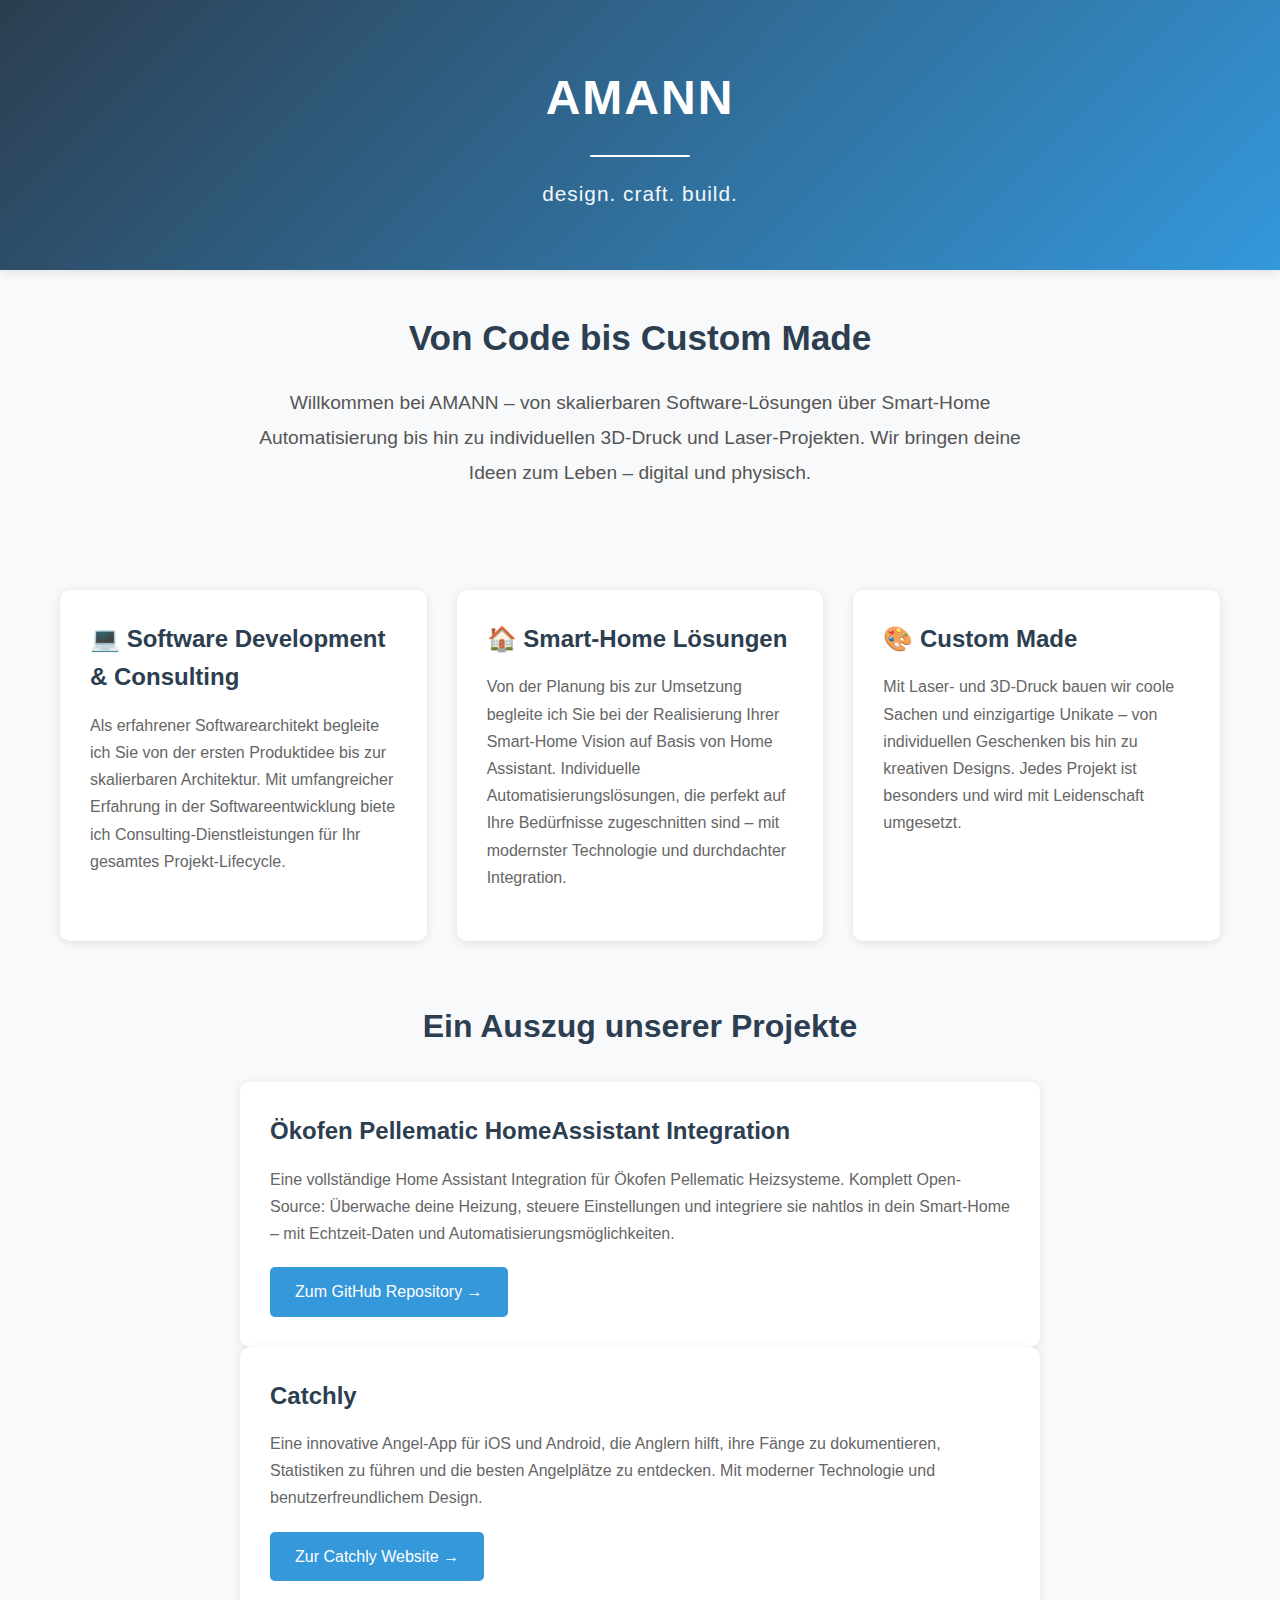
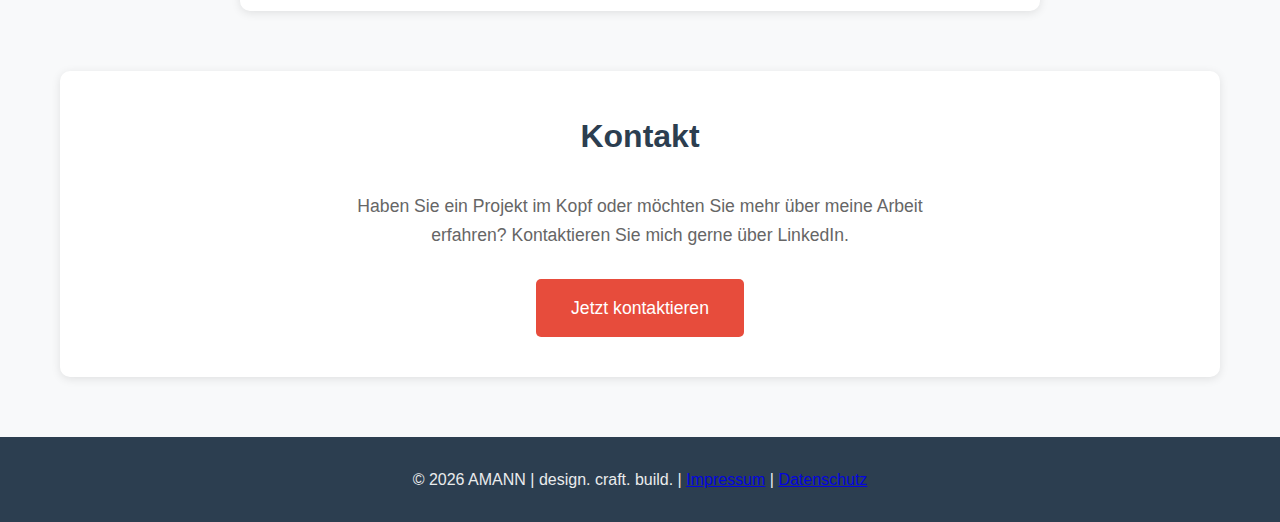
<file: docs/index.html>
<!DOCTYPE html>
<html lang="de">
<head>
    <meta charset="UTF-8">
    <meta name="viewport" content="width=device-width, initial-scale=1.0">
    <title>AMANN | design. craft. build.</title>
    <link rel="icon" type="image/svg+xml" href="favicon.svg">
    <link rel="stylesheet" href="styles.css">
</head>
<body>
    <header>
        <div class="container">
            <h1>AMANN</h1>
            <p class="tagline">design. craft. build.</p>
        </div>
    </header>

    <main class="container">
        <section class="hero">
            <h2>Von Code bis Custom Made</h2>
            <p class="intro">
                Willkommen bei AMANN – von skalierbaren Software-Lösungen über Smart-Home 
                Automatisierung bis hin zu individuellen 3D-Druck und Laser-Projekten. 
                Wir bringen deine Ideen zum Leben – digital und physisch.
            </p>
        </section>

        <section class="services">
            <div class="service-card">
                <h3>💻 Software Development & Consulting</h3>
                <p>
                    Als erfahrener Softwarearchitekt begleite ich Sie von der ersten Produktidee 
                    bis zur skalierbaren Architektur. Mit umfangreicher Erfahrung in der 
                    Softwareentwicklung biete ich Consulting-Dienstleistungen für Ihr gesamtes 
                    Projekt-Lifecycle.
                </p>
            </div>

            <div class="service-card">
                <h3>🏠 Smart-Home Lösungen</h3>
                <p>
                    Von der Planung bis zur Umsetzung begleite ich Sie bei der Realisierung 
                    Ihrer Smart-Home Vision auf Basis von Home Assistant. Individuelle 
                    Automatisierungslösungen, die perfekt auf Ihre Bedürfnisse zugeschnitten sind – 
                    mit modernster Technologie und durchdachter Integration.
                </p>
            </div>

            <div class="service-card">
                <h3>🎨 Custom Made</h3>
                <p>
                    Mit Laser- und 3D-Druck bauen wir coole Sachen und einzigartige Unikate – 
                    von individuellen Geschenken bis hin zu kreativen Designs. Jedes Projekt 
                    ist besonders und wird mit Leidenschaft umgesetzt.
                </p>
            </div>
        </section>

        <section class="projects">
            <h2>Ein Auszug unserer Projekte</h2>
            <div class="project-card">
                <h3>Ökofen Pellematic HomeAssistant Integration</h3>
                <p>
                    Eine vollständige Home Assistant Integration für Ökofen Pellematic 
                    Heizsysteme. Komplett Open-Source: Überwache deine Heizung, steuere 
                    Einstellungen und integriere sie nahtlos in dein Smart-Home – mit Echtzeit-Daten 
                    und Automatisierungsmöglichkeiten.
                </p>
                <a href="https://github.com/dominikamann/oekofen-pellematic-compact" target="_blank" class="btn">
                    Zum GitHub Repository →
                </a>
            </div>
            <div class="project-card">
                <h3>Catchly</h3>
                <p>
                    Eine innovative Angel-App für iOS und Android, die Anglern hilft, ihre Fänge 
                    zu dokumentieren, Statistiken zu führen und die besten Angelplätze zu entdecken. 
                    Mit moderner Technologie und benutzerfreundlichem Design.
                </p>
                <a href="https://catchly.eu" target="_blank" class="btn">
                    Zur Catchly Website →
                </a>
            </div>
        </section>

        <section class="contact">
            <h2>Kontakt</h2>
            <p>
                Haben Sie ein Projekt im Kopf oder möchten Sie mehr über meine Arbeit erfahren? 
                Kontaktieren Sie mich gerne über LinkedIn.
            </p>
            <a href="https://www.linkedin.com/in/dominikamann" target="_blank" class="btn btn-primary">
                Jetzt kontaktieren
            </a>
        </section>
    </main>

    <footer>
        <div class="container">
            <p>&copy; <span id="year"></span> AMANN | design. craft. build. | <a href="impressum.html">Impressum</a> | <a href="datenschutz.html">Datenschutz</a></p>
        </div>
    </footer>

    <script>
        document.getElementById('year').textContent = new Date().getFullYear();
    </script>
</body>
</html>
</file>
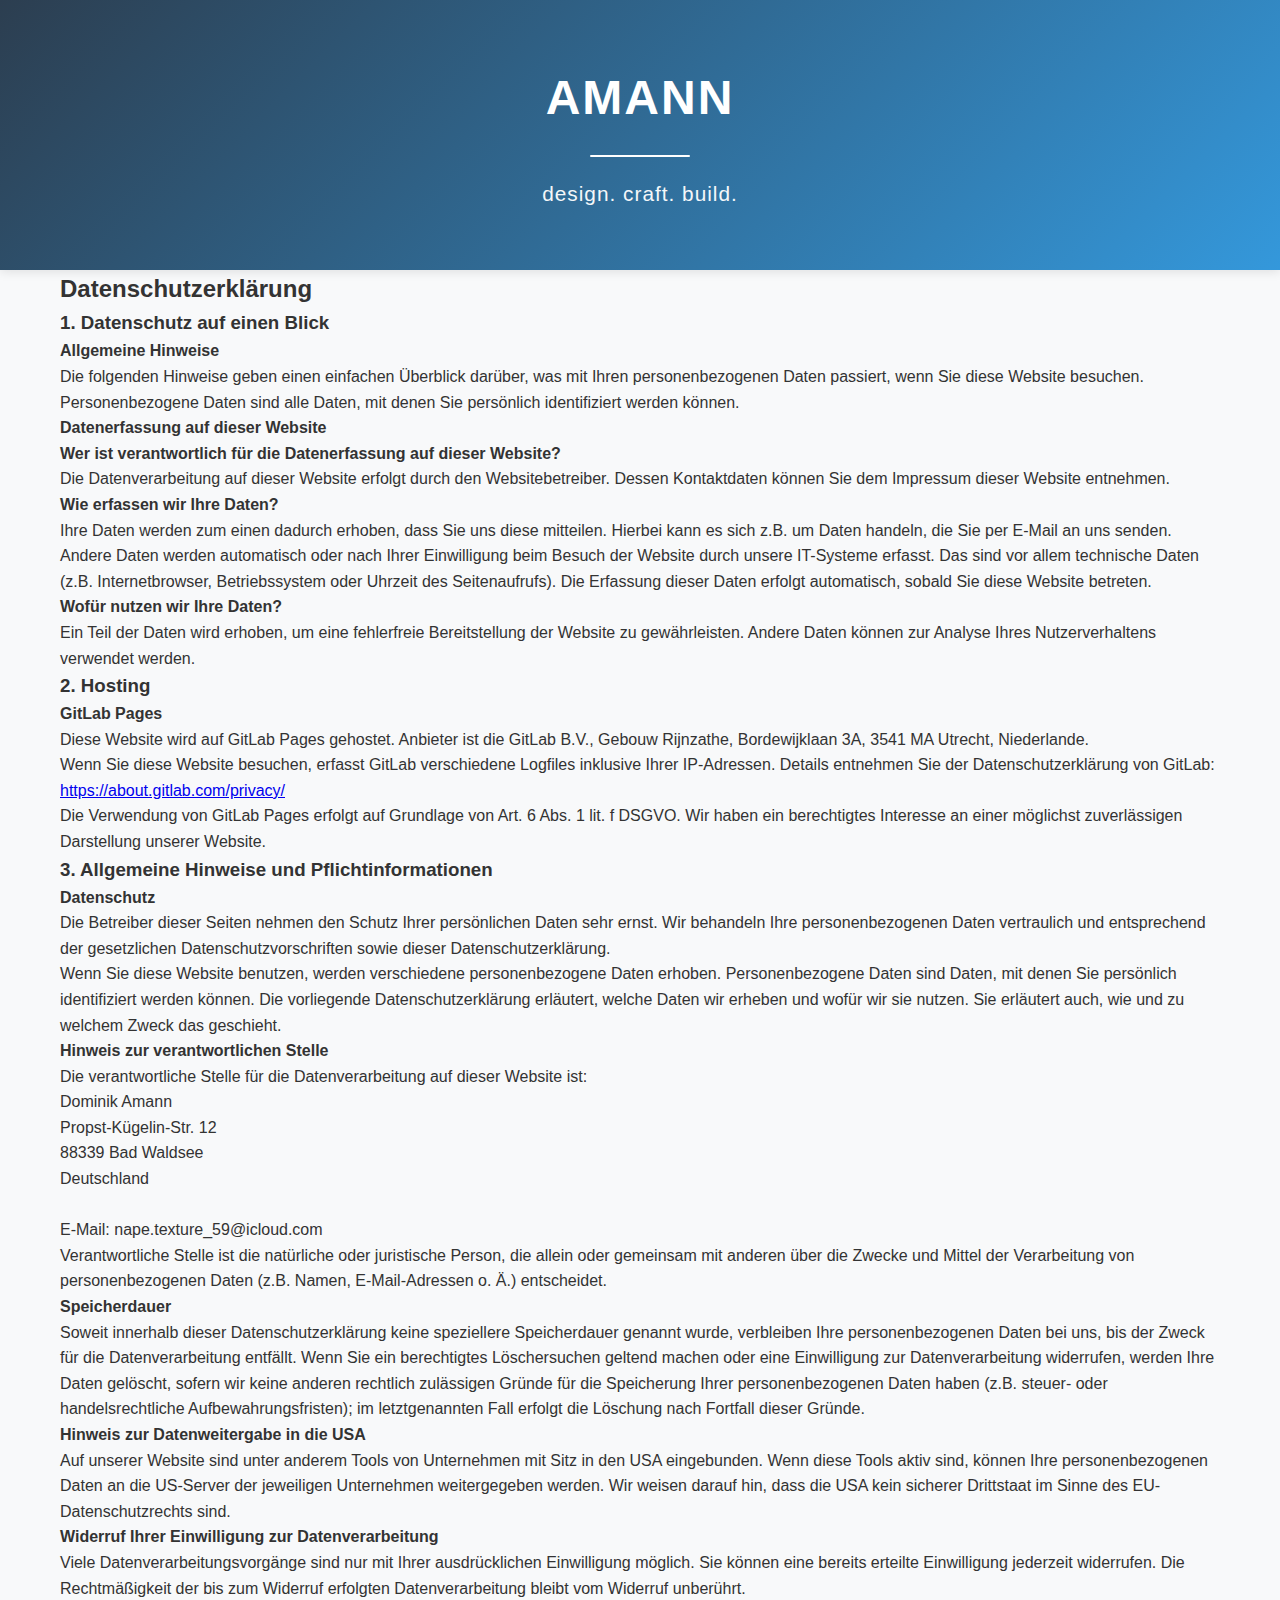
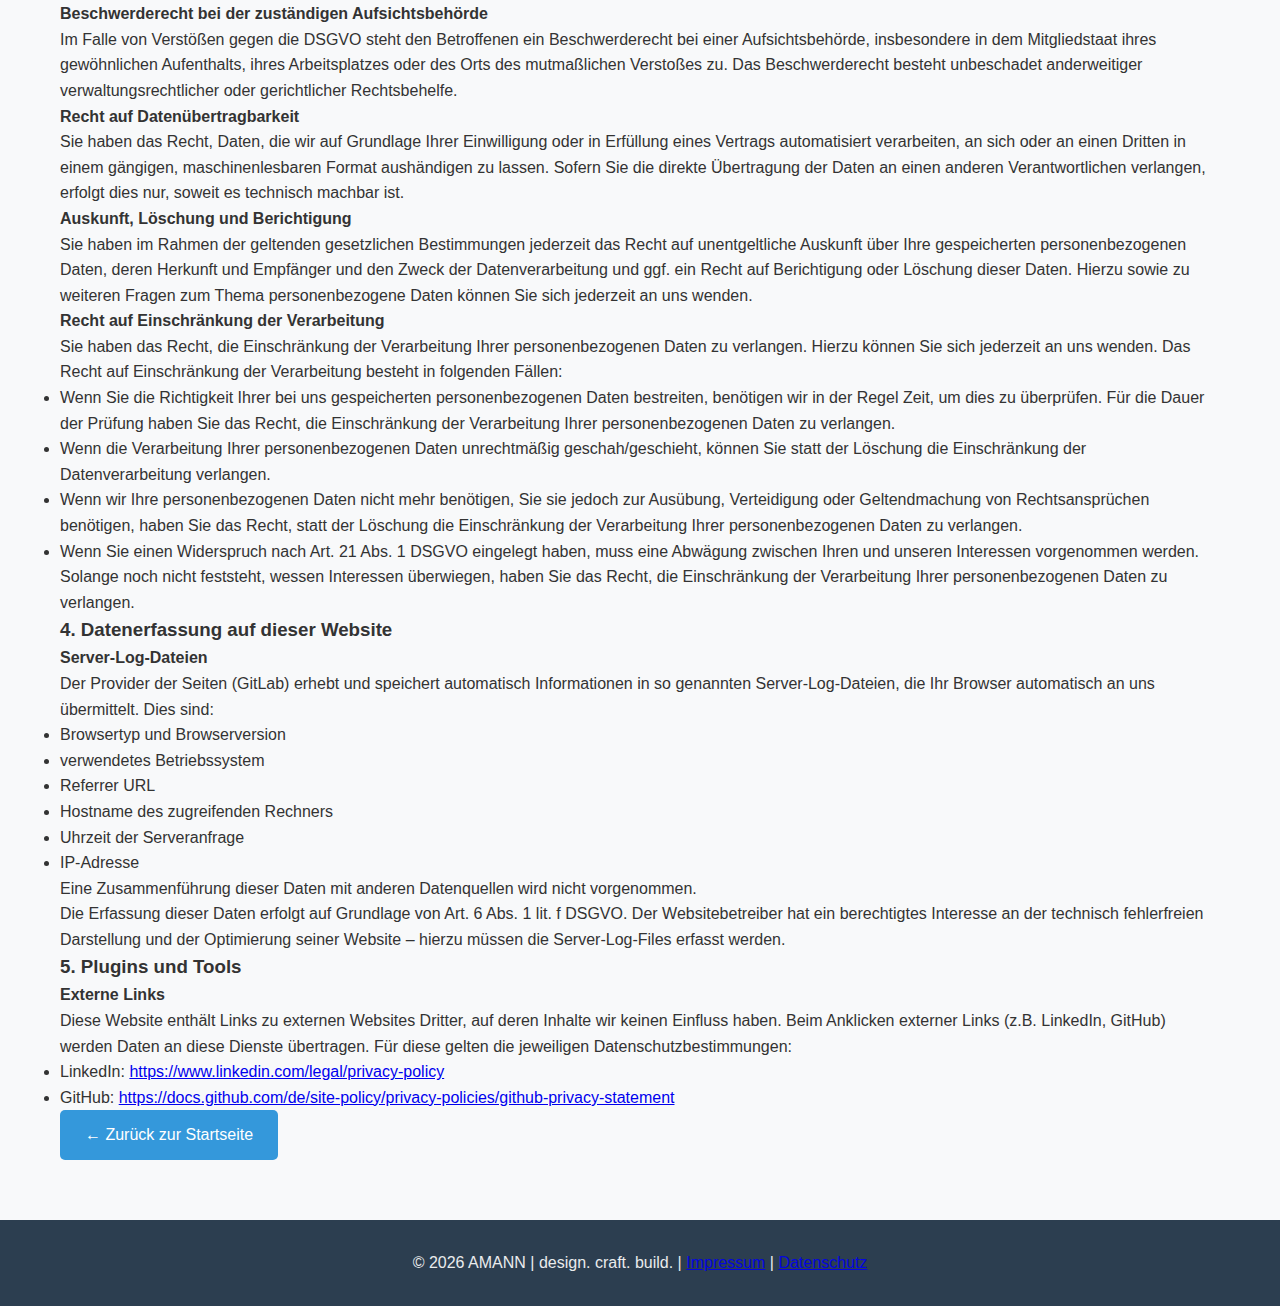
<file: docs/datenschutz.html>
<!DOCTYPE html>
<html lang="de">
<head>
    <meta charset="UTF-8">
    <meta name="viewport" content="width=device-width, initial-scale=1.0">
    <title>Datenschutzerklärung | AMANN</title>
    <link rel="icon" type="image/svg+xml" href="favicon.svg">
    <link rel="stylesheet" href="styles.css">
</head>
<body>
    <header>
        <div class="container">
            <h1>AMANN</h1>
            <p class="tagline">design. craft. build.</p>
        </div>
    </header>

    <main class="container">
        <section class="legal">
            <h2>Datenschutzerklärung</h2>
            
            <h3>1. Datenschutz auf einen Blick</h3>
            
            <h4>Allgemeine Hinweise</h4>
            <p>
                Die folgenden Hinweise geben einen einfachen Überblick darüber, was mit Ihren personenbezogenen Daten 
                passiert, wenn Sie diese Website besuchen. Personenbezogene Daten sind alle Daten, mit denen Sie 
                persönlich identifiziert werden können.
            </p>

            <h4>Datenerfassung auf dieser Website</h4>
            <p><strong>Wer ist verantwortlich für die Datenerfassung auf dieser Website?</strong></p>
            <p>
                Die Datenverarbeitung auf dieser Website erfolgt durch den Websitebetreiber. Dessen Kontaktdaten 
                können Sie dem Impressum dieser Website entnehmen.
            </p>

            <p><strong>Wie erfassen wir Ihre Daten?</strong></p>
            <p>
                Ihre Daten werden zum einen dadurch erhoben, dass Sie uns diese mitteilen. Hierbei kann es sich z.B. 
                um Daten handeln, die Sie per E-Mail an uns senden.
            </p>
            <p>
                Andere Daten werden automatisch oder nach Ihrer Einwilligung beim Besuch der Website durch unsere 
                IT-Systeme erfasst. Das sind vor allem technische Daten (z.B. Internetbrowser, Betriebssystem oder 
                Uhrzeit des Seitenaufrufs). Die Erfassung dieser Daten erfolgt automatisch, sobald Sie diese Website betreten.
            </p>

            <p><strong>Wofür nutzen wir Ihre Daten?</strong></p>
            <p>
                Ein Teil der Daten wird erhoben, um eine fehlerfreie Bereitstellung der Website zu gewährleisten. 
                Andere Daten können zur Analyse Ihres Nutzerverhaltens verwendet werden.
            </p>

            <h3>2. Hosting</h3>
            
            <h4>GitLab Pages</h4>
            <p>
                Diese Website wird auf GitLab Pages gehostet. Anbieter ist die GitLab B.V., Gebouw Rijnzathe, 
                Bordewijklaan 3A, 3541 MA Utrecht, Niederlande.
            </p>
            <p>
                Wenn Sie diese Website besuchen, erfasst GitLab verschiedene Logfiles inklusive Ihrer IP-Adressen. 
                Details entnehmen Sie der Datenschutzerklärung von GitLab: 
                <a href="https://about.gitlab.com/privacy/" target="_blank">https://about.gitlab.com/privacy/</a>
            </p>
            <p>
                Die Verwendung von GitLab Pages erfolgt auf Grundlage von Art. 6 Abs. 1 lit. f DSGVO. Wir haben ein 
                berechtigtes Interesse an einer möglichst zuverlässigen Darstellung unserer Website.
            </p>

            <h3>3. Allgemeine Hinweise und Pflichtinformationen</h3>
            
            <h4>Datenschutz</h4>
            <p>
                Die Betreiber dieser Seiten nehmen den Schutz Ihrer persönlichen Daten sehr ernst. Wir behandeln Ihre 
                personenbezogenen Daten vertraulich und entsprechend der gesetzlichen Datenschutzvorschriften sowie 
                dieser Datenschutzerklärung.
            </p>
            <p>
                Wenn Sie diese Website benutzen, werden verschiedene personenbezogene Daten erhoben. Personenbezogene 
                Daten sind Daten, mit denen Sie persönlich identifiziert werden können. Die vorliegende 
                Datenschutzerklärung erläutert, welche Daten wir erheben und wofür wir sie nutzen. Sie erläutert auch, 
                wie und zu welchem Zweck das geschieht.
            </p>

            <h4>Hinweis zur verantwortlichen Stelle</h4>
            <p>Die verantwortliche Stelle für die Datenverarbeitung auf dieser Website ist:</p>
            <p>
                Dominik Amann<br>
                Propst-Kügelin-Str. 12<br>
                88339 Bad Waldsee<br>
                Deutschland<br><br>
                E-Mail: nape.texture_59@icloud.com
            </p>
            <p>
                Verantwortliche Stelle ist die natürliche oder juristische Person, die allein oder gemeinsam mit anderen 
                über die Zwecke und Mittel der Verarbeitung von personenbezogenen Daten (z.B. Namen, E-Mail-Adressen o. Ä.) 
                entscheidet.
            </p>

            <h4>Speicherdauer</h4>
            <p>
                Soweit innerhalb dieser Datenschutzerklärung keine speziellere Speicherdauer genannt wurde, verbleiben 
                Ihre personenbezogenen Daten bei uns, bis der Zweck für die Datenverarbeitung entfällt. Wenn Sie ein 
                berechtigtes Löschersuchen geltend machen oder eine Einwilligung zur Datenverarbeitung widerrufen, 
                werden Ihre Daten gelöscht, sofern wir keine anderen rechtlich zulässigen Gründe für die Speicherung 
                Ihrer personenbezogenen Daten haben (z.B. steuer- oder handelsrechtliche Aufbewahrungsfristen); im 
                letztgenannten Fall erfolgt die Löschung nach Fortfall dieser Gründe.
            </p>

            <h4>Hinweis zur Datenweitergabe in die USA</h4>
            <p>
                Auf unserer Website sind unter anderem Tools von Unternehmen mit Sitz in den USA eingebunden. Wenn diese 
                Tools aktiv sind, können Ihre personenbezogenen Daten an die US-Server der jeweiligen Unternehmen 
                weitergegeben werden. Wir weisen darauf hin, dass die USA kein sicherer Drittstaat im Sinne des 
                EU-Datenschutzrechts sind.
            </p>

            <h4>Widerruf Ihrer Einwilligung zur Datenverarbeitung</h4>
            <p>
                Viele Datenverarbeitungsvorgänge sind nur mit Ihrer ausdrücklichen Einwilligung möglich. Sie können eine 
                bereits erteilte Einwilligung jederzeit widerrufen. Die Rechtmäßigkeit der bis zum Widerruf erfolgten 
                Datenverarbeitung bleibt vom Widerruf unberührt.
            </p>

            <h4>Beschwerderecht bei der zuständigen Aufsichtsbehörde</h4>
            <p>
                Im Falle von Verstößen gegen die DSGVO steht den Betroffenen ein Beschwerderecht bei einer 
                Aufsichtsbehörde, insbesondere in dem Mitgliedstaat ihres gewöhnlichen Aufenthalts, ihres Arbeitsplatzes 
                oder des Orts des mutmaßlichen Verstoßes zu. Das Beschwerderecht besteht unbeschadet anderweitiger 
                verwaltungsrechtlicher oder gerichtlicher Rechtsbehelfe.
            </p>

            <h4>Recht auf Datenübertragbarkeit</h4>
            <p>
                Sie haben das Recht, Daten, die wir auf Grundlage Ihrer Einwilligung oder in Erfüllung eines Vertrags 
                automatisiert verarbeiten, an sich oder an einen Dritten in einem gängigen, maschinenlesbaren Format 
                aushändigen zu lassen. Sofern Sie die direkte Übertragung der Daten an einen anderen Verantwortlichen 
                verlangen, erfolgt dies nur, soweit es technisch machbar ist.
            </p>

            <h4>Auskunft, Löschung und Berichtigung</h4>
            <p>
                Sie haben im Rahmen der geltenden gesetzlichen Bestimmungen jederzeit das Recht auf unentgeltliche 
                Auskunft über Ihre gespeicherten personenbezogenen Daten, deren Herkunft und Empfänger und den Zweck 
                der Datenverarbeitung und ggf. ein Recht auf Berichtigung oder Löschung dieser Daten. Hierzu sowie zu 
                weiteren Fragen zum Thema personenbezogene Daten können Sie sich jederzeit an uns wenden.
            </p>

            <h4>Recht auf Einschränkung der Verarbeitung</h4>
            <p>
                Sie haben das Recht, die Einschränkung der Verarbeitung Ihrer personenbezogenen Daten zu verlangen. 
                Hierzu können Sie sich jederzeit an uns wenden. Das Recht auf Einschränkung der Verarbeitung besteht 
                in folgenden Fällen:
            </p>
            <ul>
                <li>
                    Wenn Sie die Richtigkeit Ihrer bei uns gespeicherten personenbezogenen Daten bestreiten, benötigen 
                    wir in der Regel Zeit, um dies zu überprüfen. Für die Dauer der Prüfung haben Sie das Recht, die 
                    Einschränkung der Verarbeitung Ihrer personenbezogenen Daten zu verlangen.
                </li>
                <li>
                    Wenn die Verarbeitung Ihrer personenbezogenen Daten unrechtmäßig geschah/geschieht, können Sie 
                    statt der Löschung die Einschränkung der Datenverarbeitung verlangen.
                </li>
                <li>
                    Wenn wir Ihre personenbezogenen Daten nicht mehr benötigen, Sie sie jedoch zur Ausübung, Verteidigung 
                    oder Geltendmachung von Rechtsansprüchen benötigen, haben Sie das Recht, statt der Löschung die 
                    Einschränkung der Verarbeitung Ihrer personenbezogenen Daten zu verlangen.
                </li>
                <li>
                    Wenn Sie einen Widerspruch nach Art. 21 Abs. 1 DSGVO eingelegt haben, muss eine Abwägung zwischen 
                    Ihren und unseren Interessen vorgenommen werden. Solange noch nicht feststeht, wessen Interessen 
                    überwiegen, haben Sie das Recht, die Einschränkung der Verarbeitung Ihrer personenbezogenen Daten 
                    zu verlangen.
                </li>
            </ul>

            <h3>4. Datenerfassung auf dieser Website</h3>
            
            <h4>Server-Log-Dateien</h4>
            <p>
                Der Provider der Seiten (GitLab) erhebt und speichert automatisch Informationen in so genannten 
                Server-Log-Dateien, die Ihr Browser automatisch an uns übermittelt. Dies sind:
            </p>
            <ul>
                <li>Browsertyp und Browserversion</li>
                <li>verwendetes Betriebssystem</li>
                <li>Referrer URL</li>
                <li>Hostname des zugreifenden Rechners</li>
                <li>Uhrzeit der Serveranfrage</li>
                <li>IP-Adresse</li>
            </ul>
            <p>
                Eine Zusammenführung dieser Daten mit anderen Datenquellen wird nicht vorgenommen.
            </p>
            <p>
                Die Erfassung dieser Daten erfolgt auf Grundlage von Art. 6 Abs. 1 lit. f DSGVO. Der Websitebetreiber 
                hat ein berechtigtes Interesse an der technisch fehlerfreien Darstellung und der Optimierung seiner 
                Website – hierzu müssen die Server-Log-Files erfasst werden.
            </p>

            <h3>5. Plugins und Tools</h3>
            
            <h4>Externe Links</h4>
            <p>
                Diese Website enthält Links zu externen Websites Dritter, auf deren Inhalte wir keinen Einfluss haben. 
                Beim Anklicken externer Links (z.B. LinkedIn, GitHub) werden Daten an diese Dienste übertragen. 
                Für diese gelten die jeweiligen Datenschutzbestimmungen:
            </p>
            <ul>
                <li>LinkedIn: <a href="https://www.linkedin.com/legal/privacy-policy" target="_blank">https://www.linkedin.com/legal/privacy-policy</a></li>
                <li>GitHub: <a href="https://docs.github.com/de/site-policy/privacy-policies/github-privacy-statement" target="_blank">https://docs.github.com/de/site-policy/privacy-policies/github-privacy-statement</a></li>
            </ul>

            <a href="index.html" class="btn">← Zurück zur Startseite</a>
        </section>
    </main>

    <footer>
        <div class="container">
            <p>&copy; <span id="year"></span> AMANN | design. craft. build. | <a href="impressum.html">Impressum</a> | <a href="datenschutz.html">Datenschutz</a></p>
        </div>
    </footer>

    <script>
        document.getElementById('year').textContent = new Date().getFullYear();
    </script>
</body>
</html>
</file>
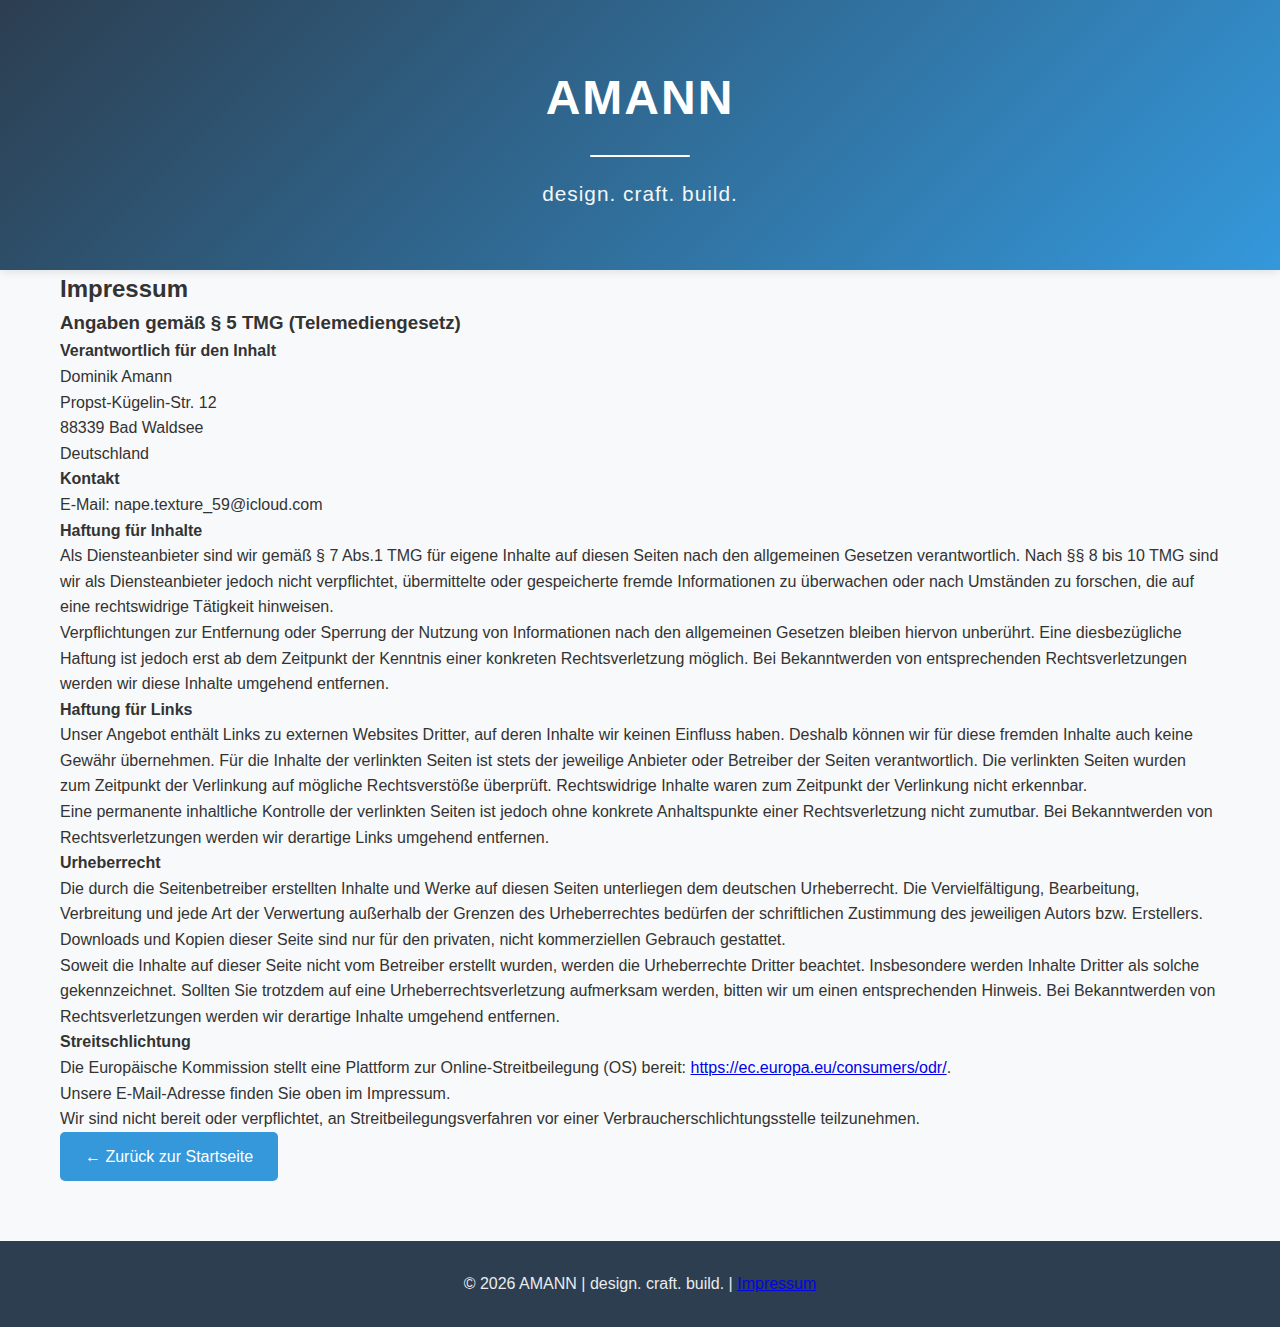
<file: docs/impressum.html>
<!DOCTYPE html>
<html lang="de">
<head>
    <meta charset="UTF-8">
    <meta name="viewport" content="width=device-width, initial-scale=1.0">
    <title>Impressum | AMANN</title>
    <link rel="stylesheet" href="styles.css">
</head>
<body>
    <header>
        <div class="container">
            <h1>AMANN</h1>
            <p class="tagline">design. craft. build.</p>
        </div>
    </header>

    <main class="container">
        <section class="legal">
            <h2>Impressum</h2>
            
            <h3>Angaben gemäß § 5 TMG (Telemediengesetz)</h3>
            
            <h4>Verantwortlich für den Inhalt</h4>
            <p>
                Dominik Amann<br>
                Propst-Kügelin-Str. 12<br>
                88339 Bad Waldsee<br>
                Deutschland
            </p>

            <h4>Kontakt</h4>
            <p>
                E-Mail: nape.texture_59@icloud.com
            </p>

            <h4>Haftung für Inhalte</h4>
            <p>
                Als Diensteanbieter sind wir gemäß § 7 Abs.1 TMG für eigene Inhalte auf diesen Seiten nach den allgemeinen Gesetzen verantwortlich. Nach §§ 8 bis 10 TMG sind wir als Diensteanbieter jedoch nicht verpflichtet, übermittelte oder gespeicherte fremde Informationen zu überwachen oder nach Umständen zu forschen, die auf eine rechtswidrige Tätigkeit hinweisen.
            </p>
            <p>
                Verpflichtungen zur Entfernung oder Sperrung der Nutzung von Informationen nach den allgemeinen Gesetzen bleiben hiervon unberührt. Eine diesbezügliche Haftung ist jedoch erst ab dem Zeitpunkt der Kenntnis einer konkreten Rechtsverletzung möglich. Bei Bekanntwerden von entsprechenden Rechtsverletzungen werden wir diese Inhalte umgehend entfernen.
            </p>

            <h4>Haftung für Links</h4>
            <p>
                Unser Angebot enthält Links zu externen Websites Dritter, auf deren Inhalte wir keinen Einfluss haben. Deshalb können wir für diese fremden Inhalte auch keine Gewähr übernehmen. Für die Inhalte der verlinkten Seiten ist stets der jeweilige Anbieter oder Betreiber der Seiten verantwortlich. Die verlinkten Seiten wurden zum Zeitpunkt der Verlinkung auf mögliche Rechtsverstöße überprüft. Rechtswidrige Inhalte waren zum Zeitpunkt der Verlinkung nicht erkennbar.
            </p>
            <p>
                Eine permanente inhaltliche Kontrolle der verlinkten Seiten ist jedoch ohne konkrete Anhaltspunkte einer Rechtsverletzung nicht zumutbar. Bei Bekanntwerden von Rechtsverletzungen werden wir derartige Links umgehend entfernen.
            </p>

            <h4>Urheberrecht</h4>
            <p>
                Die durch die Seitenbetreiber erstellten Inhalte und Werke auf diesen Seiten unterliegen dem deutschen Urheberrecht. Die Vervielfältigung, Bearbeitung, Verbreitung und jede Art der Verwertung außerhalb der Grenzen des Urheberrechtes bedürfen der schriftlichen Zustimmung des jeweiligen Autors bzw. Erstellers. Downloads und Kopien dieser Seite sind nur für den privaten, nicht kommerziellen Gebrauch gestattet.
            </p>
            <p>
                Soweit die Inhalte auf dieser Seite nicht vom Betreiber erstellt wurden, werden die Urheberrechte Dritter beachtet. Insbesondere werden Inhalte Dritter als solche gekennzeichnet. Sollten Sie trotzdem auf eine Urheberrechtsverletzung aufmerksam werden, bitten wir um einen entsprechenden Hinweis. Bei Bekanntwerden von Rechtsverletzungen werden wir derartige Inhalte umgehend entfernen.
            </p>

            <h4>Streitschlichtung</h4>
            <p>
                Die Europäische Kommission stellt eine Plattform zur Online-Streitbeilegung (OS) bereit: <a href="https://ec.europa.eu/consumers/odr/" target="_blank">https://ec.europa.eu/consumers/odr/</a>.<br>
                Unsere E-Mail-Adresse finden Sie oben im Impressum.
            </p>
            <p>
                Wir sind nicht bereit oder verpflichtet, an Streitbeilegungsverfahren vor einer Verbraucherschlichtungsstelle teilzunehmen.
            </p>

            <a href="index.html" class="btn">← Zurück zur Startseite</a>
        </section>
    </main>

    <footer>
        <div class="container">
            <p>&copy; <span id="year"></span> AMANN | design. craft. build. | <a href="impressum.html">Impressum</a></p>
        </div>
    </footer>

    <script>
        document.getElementById('year').textContent = new Date().getFullYear();
    </script>
</body>
</html>
</file>
<file: docs/styles.css>
* {
    margin: 0;
    padding: 0;
    box-sizing: border-box;
}

:root {
    --primary-color: #2c3e50;
    --secondary-color: #3498db;
    --accent-color: #e74c3c;
    --text-color: #333;
    --bg-color: #f8f9fa;
    --card-bg: #ffffff;
    --shadow: 0 2px 10px rgba(0, 0, 0, 0.1);
}

body {
    font-family: -apple-system, BlinkMacSystemFont, 'Segoe UI', Roboto, 'Helvetica Neue', Arial, sans-serif;
    line-height: 1.6;
    color: var(--text-color);
    background-color: var(--bg-color);
}

.container {
    max-width: 1200px;
    margin: 0 auto;
    padding: 0 20px;
}

header {
    background: linear-gradient(135deg, var(--primary-color) 0%, var(--secondary-color) 100%);
    color: white;
    padding: 60px 0;
    text-align: center;
    box-shadow: var(--shadow);
}

header h1 {
    font-size: 3rem;
    font-weight: 700;
    margin-bottom: 20px;
    letter-spacing: 2px;
    padding-bottom: 20px;
    position: relative;
}

header h1::after {
    content: '';
    position: absolute;
    bottom: 0;
    left: 50%;
    transform: translateX(-50%);
    width: 100px;
    height: 2px;
    background: white;
    border-radius: 1px;
}

.tagline {
    font-size: 1.3rem;
    font-weight: 300;
    letter-spacing: 1px;
    opacity: 0.95;
}

main {
    padding: 40px 20px;
}

section {
    margin-bottom: 60px;
}

.hero {
    text-align: center;
    padding: 40px 20px;
}

.hero h2 {
    font-size: 2.2rem;
    color: var(--primary-color);
    margin-bottom: 20px;
}

.intro {
    font-size: 1.2rem;
    line-height: 1.8;
    color: #555;
    max-width: 800px;
    margin: 0 auto;
}

.services {
    display: grid;
    grid-template-columns: repeat(auto-fit, minmax(300px, 1fr));
    gap: 30px;
    margin-top: 40px;
}

.service-card,
.project-card {
    background: var(--card-bg);
    padding: 30px;
    border-radius: 10px;
    box-shadow: var(--shadow);
    transition: transform 0.3s ease, box-shadow 0.3s ease;
}

.service-card:hover,
.project-card:hover {
    transform: translateY(-5px);
    box-shadow: 0 5px 20px rgba(0, 0, 0, 0.15);
}

.service-card h3,
.project-card h3 {
    font-size: 1.5rem;
    color: var(--primary-color);
    margin-bottom: 15px;
}

.service-card p,
.project-card p {
    color: #666;
    margin-bottom: 20px;
    line-height: 1.7;
}

.projects h2,
.contact h2 {
    font-size: 2rem;
    color: var(--primary-color);
    margin-bottom: 30px;
    text-align: center;
}

.project-card {
    max-width: 800px;
    margin: 0 auto;
}

.btn {
    display: inline-block;
    padding: 12px 25px;
    background-color: var(--secondary-color);
    color: white;
    text-decoration: none;
    border-radius: 5px;
    transition: background-color 0.3s ease, transform 0.2s ease;
    font-weight: 500;
}

.btn:hover {
    background-color: #2980b9;
    transform: translateY(-2px);
}

.btn-primary {
    background-color: var(--accent-color);
    padding: 15px 35px;
    font-size: 1.1rem;
}

.btn-primary:hover {
    background-color: #c0392b;
}

.contact {
    text-align: center;
    padding: 40px 20px;
    background: var(--card-bg);
    border-radius: 10px;
    box-shadow: var(--shadow);
}

.contact p {
    font-size: 1.1rem;
    color: #666;
    margin-bottom: 30px;
    max-width: 600px;
    margin-left: auto;
    margin-right: auto;
}

footer {
    background-color: var(--primary-color);
    color: white;
    text-align: center;
    padding: 30px 0;
    margin-top: 60px;
}

footer p {
    opacity: 0.9;
}

@media (max-width: 768px) {
    header h1 {
        font-size: 2rem;
    }

    .tagline {
        font-size: 1rem;
    }

    .hero h2 {
        font-size: 1.6rem;
    }

    .intro {
        font-size: 1rem;
    }

    .services {
        grid-template-columns: 1fr;
    }

    .btn-primary {
        padding: 12px 25px;
        font-size: 1rem;
    }
}
</file>
